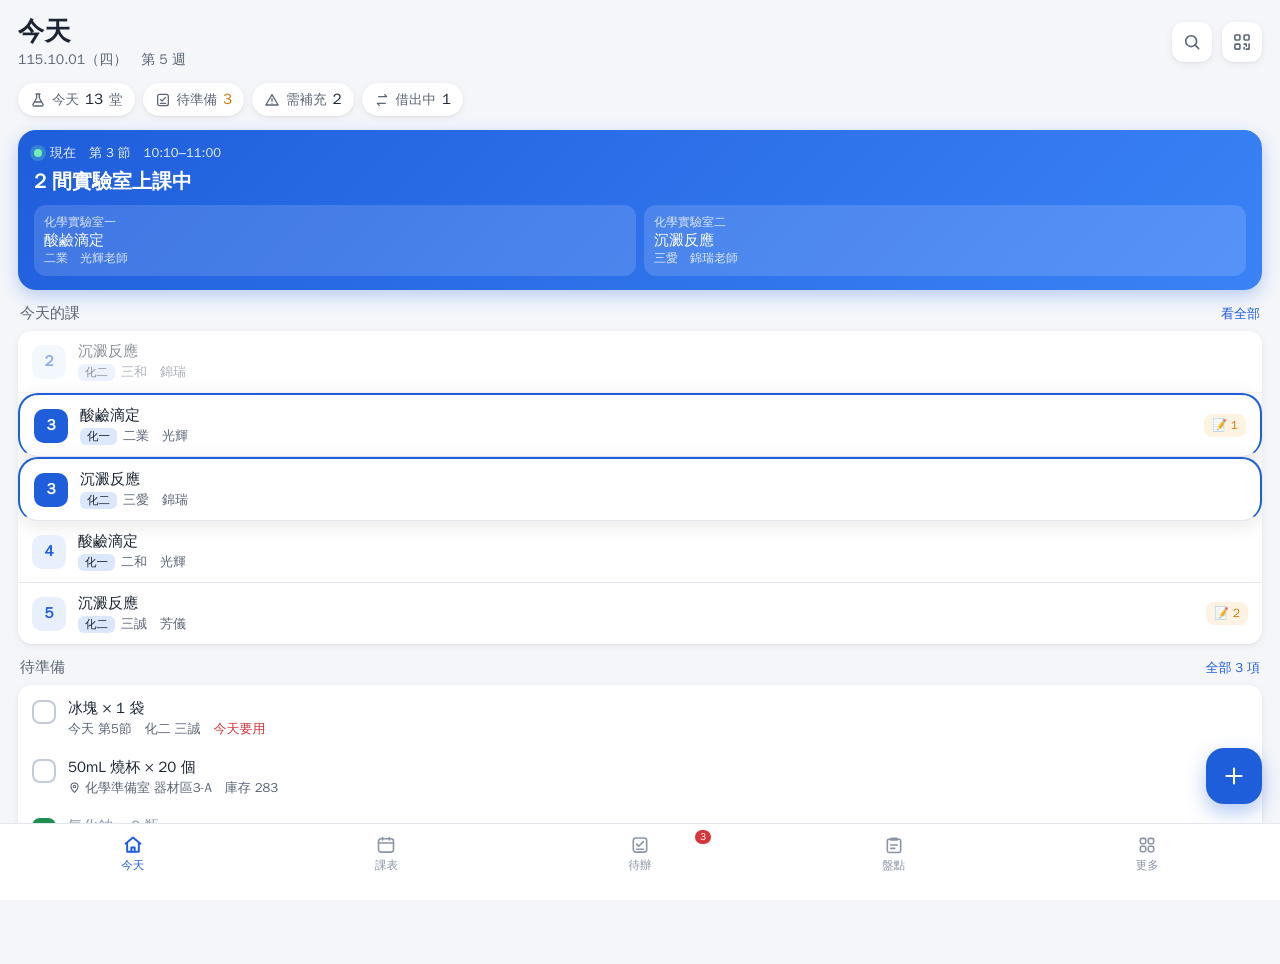
<file: lab-inventory/docs/design/設計稿.html>
<!DOCTYPE html>
<html lang="zh-Hant"><head><meta charset="utf-8"><meta name="viewport" content="width=device-width, initial-scale=1">
<style>
:root{
  --bg:#F4F6FA; --surface:#FFFFFF; --line:#E3E8EF; --text:#1B2433; --sub:#5B6576; --mute:#8A94A6;
  --pri:#1F5EDB; --pri-weak:#E8EFFD; --ok:#1E8E4E; --ok-weak:#E6F4EC; --warn:#D97706; --warn-weak:#FEF3E2; --bad:#D6363B; --bad-weak:#FDECEC;
  --t-lab:#DCE7FD; --t-club:#D9F2E3; --t-exam:#FFE7C7; --t-elect:#FBE1F1; --t-off:#E6E8EC; --t-proj:#FBDCD9;
  --r:14px; --shadow:0 1px 2px rgba(16,24,40,.06),0 2px 8px rgba(16,24,40,.06);
}
.dark{ --bg:#0F141C; --surface:#18202B; --line:#263142; --text:#E6EAF1; --sub:#A3AEC2; --mute:#7C879B; --pri:#6D9BFF; --pri-weak:#1D2B47;
  --ok-weak:#16301F; --warn-weak:#3A2A12; --bad-weak:#3A1A1C; --t-lab:#23355A; --t-club:#1E3A2A; --t-exam:#4A3718; --t-elect:#47253A; --t-off:#2A3240; --t-proj:#4A2826; }
*{box-sizing:border-box} html,body{margin:0}
body{font-family:"PingFang TC","Noto Sans TC","WenQuanYi Zen Hei",sans-serif;background:var(--bg);color:var(--text);font-size:15px;-webkit-font-smoothing:antialiased}
svg.i{width:20px;height:20px;stroke:currentColor;fill:none;stroke-width:1.9;stroke-linecap:round;stroke-linejoin:round;flex:none}
.screen{display:none}.screen.on{display:block}
/* ---------- phone ---------- */
.ph{min-height:100vh;padding-bottom:86px}
.top{position:sticky;top:0;z-index:5;background:color-mix(in srgb,var(--bg) 88%,transparent);backdrop-filter:blur(10px);padding:14px 18px 10px}
.top .row{display:flex;align-items:center;gap:10px}.top h1{font-size:26px;margin:0;font-weight:800;letter-spacing:.5px}
.top .date{color:var(--sub);font-size:14px;margin-top:2px}.icbtn{width:40px;height:40px;border-radius:12px;background:var(--surface);display:grid;place-items:center;box-shadow:var(--shadow);color:var(--sub)}
.sp{flex:1}
.chips{display:flex;gap:8px;padding:4px 18px 6px;overflow:auto}.chip{flex:none;display:flex;align-items:center;gap:6px;background:var(--surface);border-radius:999px;padding:7px 12px;font-size:13.5px;box-shadow:var(--shadow);color:var(--sub)}
.chip b{color:var(--text);font-size:15px}.chip.warn b{color:var(--warn)}
.sec{padding:8px 18px}.sec h2{font-size:15px;color:var(--sub);font-weight:700;margin:14px 2px 8px;display:flex;align-items:center;gap:8px}
.sec h2 .more{margin-left:auto;font-size:13px;color:var(--pri);font-weight:600}
.now{background:linear-gradient(135deg,#1F5EDB,#3B82F6);color:#fff;border-radius:18px;padding:14px 16px;box-shadow:0 6px 18px rgba(31,94,219,.28)}
.now .h{display:flex;align-items:center;gap:8px;font-size:13px;opacity:.9}.now .dot{width:8px;height:8px;border-radius:50%;background:#7CFFB2;box-shadow:0 0 0 4px rgba(124,255,178,.25)}
.now .big{font-size:20px;font-weight:800;margin:6px 0 10px}.now .labs{display:grid;grid-template-columns:1fr 1fr;gap:8px}
.now .lab{background:rgba(255,255,255,.14);border-radius:12px;padding:9px 10px}.now .lab small{opacity:.8;font-size:12px;display:block}.now .lab b{font-size:15px}
.tl{background:var(--surface);border-radius:var(--r);box-shadow:var(--shadow);overflow:hidden}
.tl .it{display:flex;gap:12px;padding:11px 14px;border-bottom:1px solid var(--line);align-items:center}.tl .it:last-child{border:none}
.tl .p{width:34px;height:34px;border-radius:10px;background:var(--pri-weak);color:var(--pri);display:grid;place-items:center;font-weight:800;font-size:15px;flex:none}
.tl .it.past{opacity:.5}.tl .it.cur .p{background:var(--pri);color:#fff}
.tl .t{font-weight:700}.tl .s{color:var(--sub);font-size:13px;margin-top:2px}.tag{display:inline-block;font-size:11.5px;padding:1px 7px;border-radius:6px;margin-right:6px;color:var(--text);font-weight:600}
.badge{margin-left:auto;font-size:12px;font-weight:700;color:var(--warn);background:var(--warn-weak);padding:3px 8px;border-radius:8px;white-space:nowrap}
.todo{background:var(--surface);border-radius:var(--r);box-shadow:var(--shadow);padding:4px 0}
.todo .it{display:flex;gap:12px;padding:10px 14px;align-items:flex-start}.ck{width:24px;height:24px;border-radius:8px;border:2px solid #C3CBD8;flex:none;margin-top:1px;display:grid;place-items:center}
.ck.on{background:var(--ok);border-color:var(--ok);color:#fff}.todo .t{font-weight:700}.todo .s{font-size:13px;color:var(--sub);margin-top:2px}.late{color:var(--bad);font-weight:700}
.todo .it.done .t{text-decoration:line-through;color:var(--mute)}
.nav{position:fixed;left:0;right:0;bottom:0;background:var(--surface);border-top:1px solid var(--line);display:grid;grid-template-columns:repeat(5,1fr);padding:6px 6px 22px;z-index:9}
.nav a{display:flex;flex-direction:column;align-items:center;gap:3px;font-size:11.5px;color:var(--mute);text-decoration:none;padding:5px 0;border-radius:12px;position:relative}
.nav a.on{color:var(--pri);font-weight:700}.nav a.on svg{stroke-width:2.3}.nav .n{position:absolute;top:0;right:22%;background:var(--bad);color:#fff;font-size:10px;border-radius:9px;padding:0 5px;font-weight:700}
.fab{position:fixed;right:18px;bottom:96px;width:56px;height:56px;border-radius:18px;background:var(--pri);color:#fff;display:grid;place-items:center;box-shadow:0 8px 20px rgba(31,94,219,.35);z-index:8}.fab svg{width:26px;height:26px}
/* count */
.prog{background:var(--surface);border-radius:var(--r);padding:12px 14px;box-shadow:var(--shadow)}.prog .l{display:flex;justify-content:space-between;font-size:13.5px;color:var(--sub)}
.bar{height:8px;background:var(--line);border-radius:6px;margin-top:8px;overflow:hidden}.bar i{display:block;height:100%;background:var(--ok);border-radius:6px}
.seg{display:flex;background:var(--surface);border-radius:12px;padding:3px;box-shadow:var(--shadow);margin-top:10px}.seg a{flex:1;text-align:center;padding:7px;border-radius:9px;font-size:13.5px;color:var(--sub)}.seg a.on{background:var(--pri-weak);color:var(--pri);font-weight:700}
.cur{background:var(--surface);border-radius:20px;box-shadow:0 4px 20px rgba(16,24,40,.10);padding:16px;border:2px solid var(--pri)}
.cur .loc{font-size:12.5px;color:var(--sub);display:flex;gap:6px;align-items:center}.cur .nm{font-size:22px;font-weight:800;margin:6px 0 2px}.cur .fx{color:var(--sub);font-size:14px}
.last{display:flex;gap:8px;margin:12px 0;font-size:13px}.last div{flex:1;background:var(--bg);border-radius:10px;padding:8px 10px;color:var(--sub)}.last b{display:block;color:var(--text);font-size:16px;margin-top:2px}
.stepper{display:grid;grid-template-columns:64px 1fr 64px;gap:10px;align-items:center}.stepper .b{height:60px;border-radius:16px;background:var(--pri-weak);color:var(--pri);display:grid;place-items:center;font-size:28px;font-weight:700}
.stepper .v{height:60px;border-radius:16px;border:2px solid var(--line);display:flex;align-items:center;justify-content:center;font-size:30px;font-weight:800;gap:6px}.stepper .v small{font-size:15px;color:var(--sub);font-weight:600}
.inp{margin-top:10px;border:1.5px solid var(--line);border-radius:12px;padding:11px 12px;color:var(--mute);font-size:14px}
.acts{display:grid;grid-template-columns:1fr 2fr;gap:10px;margin-top:12px}.btn{height:50px;border-radius:14px;display:flex;align-items:center;justify-content:center;gap:6px;font-weight:700;font-size:15.5px}
.btn.g{background:var(--bg);color:var(--sub)}.btn.p{background:var(--pri);color:#fff;box-shadow:0 4px 12px rgba(31,94,219,.3)}
.nx .it{display:flex;align-items:center;gap:10px;padding:10px 14px;border-bottom:1px solid var(--line);font-size:14px}.nx .it:last-child{border:none}.dt{width:10px;height:10px;border-radius:50%;flex:none}
.nx .q{margin-left:auto;color:var(--sub);font-size:13px}
.toast{position:fixed;left:50%;transform:translateX(-50%);bottom:96px;background:#1B2433;color:#fff;border-radius:12px;padding:10px 16px;font-size:14px;display:flex;gap:8px;align-items:center;box-shadow:0 8px 24px rgba(0,0,0,.25);z-index:20;white-space:nowrap}
/* sheet */
.scrim{position:fixed;inset:0;background:rgba(15,20,28,.45);z-index:15}.sheet{position:fixed;left:0;right:0;bottom:0;background:var(--surface);border-radius:22px 22px 0 0;padding:10px 18px 26px;z-index:16}
.sheet .grab{width:40px;height:5px;border-radius:3px;background:var(--line);margin:0 auto 12px}.sheet h3{margin:0 0 10px;font-size:18px}
.fld{margin-top:10px}.fld label{font-size:12.5px;color:var(--sub);font-weight:600;display:block;margin-bottom:4px}.fld .box{border:1.5px solid var(--line);border-radius:12px;padding:11px 12px;font-size:15px;display:flex;align-items:center;gap:8px}
.fld .box.act{border-color:var(--pri);box-shadow:0 0 0 3px var(--pri-weak)}.g2{display:grid;grid-template-columns:1fr 1fr;gap:10px}
.lesson{display:flex;gap:8px;overflow:auto;margin-top:4px}.lesson span{flex:none;border:1.5px solid var(--line);border-radius:10px;padding:7px 10px;font-size:13px}.lesson span.on{border-color:var(--pri);background:var(--pri-weak);color:var(--pri);font-weight:700}
.sug{border:1px solid var(--line);border-radius:12px;margin-top:6px;overflow:hidden}.sug div{padding:9px 12px;border-bottom:1px solid var(--line);font-size:14px}.sug div:last-child{border:none}.sug small{color:var(--sub)}
.row3{display:grid;grid-template-columns:1fr 70px 60px;gap:8px}
/* ---------- tablet / desktop ---------- */
.app{display:grid;grid-template-columns:232px 1fr;min-height:100vh}
.side{background:var(--surface);border-right:1px solid var(--line);padding:18px 14px;display:flex;flex-direction:column;gap:4px}
.brand{display:flex;gap:10px;align-items:center;padding:4px 8px 16px}.logo{width:38px;height:38px;border-radius:12px;background:linear-gradient(135deg,#1F5EDB,#22A3C4);display:grid;place-items:center;color:#fff}
.brand b{display:block;font-size:15px}.brand small{color:var(--sub);font-size:12px}
.side a{display:flex;align-items:center;gap:12px;padding:10px 12px;border-radius:12px;color:var(--sub);font-weight:600;font-size:14.5px;text-decoration:none}.side a.on{background:var(--pri-weak);color:var(--pri)}
.side a .n{margin-left:auto;background:var(--bad);color:#fff;border-radius:10px;font-size:11px;padding:1px 7px}.side .grp{font-size:11.5px;color:var(--mute);font-weight:700;margin:14px 12px 4px;letter-spacing:1px}
.main{padding:20px 24px;overflow:hidden}.mh{display:flex;align-items:center;gap:12px;margin-bottom:14px}.mh h1{margin:0;font-size:24px}.mh .sub{color:var(--sub)}
.search{display:flex;align-items:center;gap:8px;background:var(--surface);border:1px solid var(--line);border-radius:12px;padding:9px 12px;color:var(--mute);width:280px;font-size:14px}
.tbar{display:flex;gap:8px;align-items:center;margin-bottom:12px;flex-wrap:wrap}.pill{background:var(--surface);border:1px solid var(--line);border-radius:10px;padding:7px 12px;font-size:13.5px;color:var(--sub);display:flex;align-items:center;gap:6px}
.pill.on{background:var(--pri);color:#fff;border-color:var(--pri)}.segw{display:flex;background:var(--surface);border:1px solid var(--line);border-radius:10px;overflow:hidden}.segw span{padding:7px 14px;font-size:13.5px;color:var(--sub);border-right:1px solid var(--line)}.segw span:last-child{border:none}.segw span.on{background:var(--pri-weak);color:var(--pri);font-weight:700}
.card{background:var(--surface);border-radius:16px;box-shadow:var(--shadow);border:1px solid var(--line)}
.split{display:grid;grid-template-columns:1fr 330px;gap:16px}
table.wk{width:100%;border-collapse:separate;border-spacing:0;table-layout:fixed}table.wk th{font-size:12.5px;color:var(--sub);font-weight:700;padding:10px 6px;border-bottom:1px solid var(--line);background:var(--surface)}
table.wk th.today{color:var(--pri)}table.wk th.today div{background:var(--pri);color:#fff;border-radius:8px;padding:2px 0;margin-top:3px}
table.wk td{border-bottom:1px solid var(--line);border-right:1px solid var(--line);height:58px;padding:4px;vertical-align:top}table.wk td:last-child{border-right:none}
table.wk td.pr{font-size:12px;color:var(--sub);text-align:center;vertical-align:middle;background:var(--surface)}table.wk td.pr b{display:block;color:var(--text);font-size:14px}
.ev{border-radius:9px;padding:5px 7px;font-size:12px;line-height:1.3;height:100%;position:relative}.ev b{display:block;font-size:12.5px}.ev.sel{outline:2.5px solid var(--pri);outline-offset:1px}
.ev .td{position:absolute;right:5px;top:4px;font-size:10.5px;background:var(--surface);border-radius:6px;padding:0 4px;color:var(--warn);font-weight:700}
.det{padding:16px}.det h3{margin:4px 0 2px;font-size:20px}.det .m{color:var(--sub);font-size:13.5px;margin-top:4px;display:flex;gap:6px;align-items:center}
.det .blk{border-top:1px solid var(--line);margin-top:14px;padding-top:12px}.det .blk>b{font-size:13px;color:var(--sub);display:block;margin-bottom:8px}
.kit{display:flex;justify-content:space-between;font-size:13.5px;padding:6px 0;border-bottom:1px dashed var(--line)}.kit:last-child{border:none}.kit .okk{color:var(--ok);font-weight:700}.kit .ng{color:var(--bad);font-weight:700}
.mini{display:flex;gap:10px;align-items:center;padding:7px 0;font-size:14px}
.btns2{display:grid;grid-template-columns:1fr 1fr;gap:8px;margin-top:12px}.btn.s{height:42px;font-size:14px}
/* desktop dashboard */
.kpis{display:grid;grid-template-columns:repeat(5,1fr);gap:14px;margin-bottom:16px}.kpi{padding:14px 16px}.kpi small{color:var(--sub);font-size:13px;display:flex;align-items:center;gap:6px}
.kpi b{display:block;font-size:30px;margin:4px 0 0;letter-spacing:.5px}.kpi span{font-size:12.5px;color:var(--mute)}
.grid3{display:grid;grid-template-columns:1.35fr 1fr;gap:16px}.ch{display:flex;align-items:center;gap:8px;padding:14px 16px 6px}.ch h3{margin:0;font-size:16px}.ch .more{margin-left:auto;color:var(--pri);font-size:13px;font-weight:600}
.labs6{display:grid;grid-template-columns:repeat(3,1fr);gap:10px;padding:8px 16px 16px}.lt{border-radius:12px;padding:11px 12px;border:1px solid var(--line)}
.lt .n{font-size:12.5px;color:var(--sub);display:flex;justify-content:space-between}.lt b{display:block;font-size:15px;margin-top:5px}.lt span{font-size:12.5px;color:var(--sub)}
.lt.busy{background:var(--t-lab);border-color:transparent}.lt.free b{color:var(--mute);font-weight:600}.st{font-size:11px;border-radius:6px;padding:0 6px;font-weight:700}.st.b{background:var(--pri);color:#fff}.st.f{background:var(--ok-weak);color:var(--ok)}
.heat{padding:4px 16px 16px}.heat table{width:100%;border-collapse:separate;border-spacing:3px}.heat td{height:26px;border-radius:6px;font-size:11px;text-align:center;color:var(--sub)}.heat td.h{background:transparent;text-align:left;font-weight:700;width:62px}
.heat td.x{background:var(--t-lab);color:var(--text);font-weight:600}.heat td.e{background:var(--bg)}.heat td.o{background:var(--t-elect);color:var(--text)}.heat td.nw{outline:2px solid var(--pri)}
.lst .it{display:flex;gap:10px;align-items:center;padding:9px 16px;border-top:1px solid var(--line);font-size:14px}.lst .it .r{margin-left:auto;color:var(--sub);font-size:13px}
</style></head><body>

<!-- 共用圖示 -->
<svg width="0" height="0" style="position:absolute">
  <symbol id="home" viewBox="0 0 24 24"><path d="M3 10.5 12 3l9 7.5"/><path d="M5 9.5V20h14V9.5"/><path d="M10 20v-5h4v5"/></symbol>
  <symbol id="cal" viewBox="0 0 24 24"><rect x="3" y="4.5" width="18" height="16" rx="3"/><path d="M3 9.5h18M8 3v3M16 3v3"/></symbol>
  <symbol id="todo" viewBox="0 0 24 24"><rect x="4" y="3.5" width="16" height="17" rx="3"/><path d="m8 11 2.5 2.5L16 8M8 17h8"/></symbol>
  <symbol id="count" viewBox="0 0 24 24"><path d="M9 4h6a1 1 0 0 1 1 1v1H8V5a1 1 0 0 1 1-1Z"/><path d="M8 5H6a2 2 0 0 0-2 2v12a2 2 0 0 0 2 2h12a2 2 0 0 0 2-2V7a2 2 0 0 0-2-2h-2"/><path d="M8 12h8M8 16h5"/></symbol>
  <symbol id="grid" viewBox="0 0 24 24"><rect x="4" y="4" width="6.5" height="6.5" rx="2"/><rect x="13.5" y="4" width="6.5" height="6.5" rx="2"/><rect x="4" y="13.5" width="6.5" height="6.5" rx="2"/><rect x="13.5" y="13.5" width="6.5" height="6.5" rx="2"/></symbol>
  <symbol id="search" viewBox="0 0 24 24"><circle cx="11" cy="11" r="6.5"/><path d="m20 20-4.2-4.2"/></symbol>
  <symbol id="plus" viewBox="0 0 24 24"><path d="M12 5v14M5 12h14"/></symbol>
  <symbol id="flask" viewBox="0 0 24 24"><path d="M9 3h6M10 3v6L4.5 18.5A1.8 1.8 0 0 0 6 21h12a1.8 1.8 0 0 0 1.5-2.5L14 9V3"/><path d="M7.5 15h9"/></symbol>
  <symbol id="box" viewBox="0 0 24 24"><path d="m12 3 8 4.5v9L12 21l-8-4.5v-9Z"/><path d="m4 7.5 8 4.5 8-4.5M12 12v9"/></symbol>
  <symbol id="cart" viewBox="0 0 24 24"><path d="M3 4h2.5l2.2 10.5h10.6L20.5 7H7"/><circle cx="9.5" cy="19" r="1.5"/><circle cx="17" cy="19" r="1.5"/></symbol>
  <symbol id="swap" viewBox="0 0 24 24"><path d="M7 7h12l-3-3M17 17H5l3 3"/></symbol>
  <symbol id="alert" viewBox="0 0 24 24"><path d="M12 4 2.8 19.5h18.4Z"/><path d="M12 10v4M12 17h.01"/></symbol>
  <symbol id="pin" viewBox="0 0 24 24"><path d="M12 21s-6.5-6-6.5-11a6.5 6.5 0 0 1 13 0c0 5-6.5 11-6.5 11Z"/><circle cx="12" cy="10" r="2.3"/></symbol>
  <symbol id="check" viewBox="0 0 24 24"><path d="m5 12.5 4.5 4.5L19 7"/></symbol>
  <symbol id="print" viewBox="0 0 24 24"><path d="M7 9V3.5h10V9"/><rect x="3.5" y="9" width="17" height="8" rx="2"/><path d="M7 14h10v6.5H7z"/></symbol>
  <symbol id="left" viewBox="0 0 24 24"><path d="m15 5-7 7 7 7"/></symbol>
  <symbol id="right" viewBox="0 0 24 24"><path d="m9 5 7 7-7 7"/></symbol>
  <symbol id="qr" viewBox="0 0 24 24"><rect x="3.5" y="3.5" width="6" height="6" rx="1"/><rect x="14.5" y="3.5" width="6" height="6" rx="1"/><rect x="3.5" y="14.5" width="6" height="6" rx="1"/><path d="M14.5 14.5h2.5v2.5M20.5 14.5v6h-3.5M14.5 18.5v2"/></symbol>
  <symbol id="moon" viewBox="0 0 24 24"><path d="M20 14.5A8 8 0 1 1 9.5 4a6.5 6.5 0 0 0 10.5 10.5Z"/></symbol>
  <symbol id="clock" viewBox="0 0 24 24"><circle cx="12" cy="12" r="8.5"/><path d="M12 7.5V12l3 2"/></symbol>
</svg>

<!-- ===================== 手機：今天 ===================== -->
<div class="screen" id="p-today"><div class="ph">
  <div class="top"><div class="row"><div><h1>今天</h1><div class="date">115.10.01（四）　第 5 週</div></div><div class="sp"></div>
    <div class="icbtn"><svg class="i"><use href="#search"/></svg></div><div class="icbtn"><svg class="i"><use href="#qr"/></svg></div></div></div>
  <div class="chips"><div class="chip"><svg class="i" style="width:16px;height:16px"><use href="#flask"/></svg>今天 <b>13</b> 堂</div>
    <div class="chip warn"><svg class="i" style="width:16px;height:16px"><use href="#todo"/></svg>待準備 <b>3</b></div>
    <div class="chip"><svg class="i" style="width:16px;height:16px"><use href="#alert"/></svg>需補充 <b>2</b></div>
    <div class="chip"><svg class="i" style="width:16px;height:16px"><use href="#swap"/></svg>借出中 <b>1</b></div></div>
  <div class="sec">
    <div class="now"><div class="h"><span class="dot"></span>現在　第 3 節　10:10–11:00</div><div class="big">2 間實驗室上課中</div>
      <div class="labs"><div class="lab"><small>化學實驗室一</small><b>酸鹼滴定</b><small>二業　光輝老師</small></div>
        <div class="lab"><small>化學實驗室二</small><b>沉澱反應</b><small>三愛　錦瑞老師</small></div></div></div>
    <h2>今天的課<span class="more">看全部</span></h2>
    <div class="tl">
      <div class="it past"><div class="p">2</div><div><div class="t">沉澱反應</div><div class="s"><span class="tag" style="background:var(--t-lab)">化二</span>三和　錦瑞</div></div></div>
      <div class="it cur"><div class="p">3</div><div><div class="t">酸鹼滴定</div><div class="s"><span class="tag" style="background:var(--t-lab)">化一</span>二業　光輝</div></div><span class="badge">📝 1</span></div>
      <div class="it cur"><div class="p">3</div><div><div class="t">沉澱反應</div><div class="s"><span class="tag" style="background:var(--t-lab)">化二</span>三愛　錦瑞</div></div></div>
      <div class="it"><div class="p">4</div><div><div class="t">酸鹼滴定</div><div class="s"><span class="tag" style="background:var(--t-lab)">化一</span>二和　光輝</div></div></div>
      <div class="it"><div class="p">5</div><div><div class="t">沉澱反應</div><div class="s"><span class="tag" style="background:var(--t-lab)">化二</span>三誠　芳儀</div></div><span class="badge">📝 2</span></div>
    </div>
    <h2>待準備<span class="more">全部 3 項</span></h2>
    <div class="todo">
      <div class="it"><div class="ck"></div><div><div class="t">冰塊 × 1 袋</div><div class="s">今天 第5節　化二 三誠　<span class="late">今天要用</span></div></div></div>
      <div class="it"><div class="ck"></div><div><div class="t">50mL 燒杯 × 20 個</div><div class="s"><svg class="i" style="width:13px;height:13px;vertical-align:-2px"><use href="#pin"/></svg> 化學準備室 器材區3-A　庫存 283</div></div></div>
      <div class="it done"><div class="ck on"><svg class="i" style="width:16px;height:16px"><use href="#check"/></svg></div><div><div class="t">氯化鈉 × 2 瓶</div><div class="s">已準備 09:40</div></div></div>
    </div>
  </div>
  <div class="fab"><svg class="i"><use href="#plus"/></svg></div>
  <nav class="nav"><a class="on"><svg class="i"><use href="#home"/></svg>今天</a><a><svg class="i"><use href="#cal"/></svg>課表</a>
    <a><svg class="i"><use href="#todo"/></svg>待辦<span class="n">3</span></a><a><svg class="i"><use href="#count"/></svg>盤點</a><a><svg class="i"><use href="#grid"/></svg>更多</a></nav>
</div></div>

<!-- ===================== 手機：盤點 ===================== -->
<div class="screen" id="p-count"><div class="ph">
  <div class="top"><div class="row"><div class="icbtn"><svg class="i"><use href="#left"/></svg></div><div><h1 style="font-size:21px">化學準備室 A 櫃</h1><div class="date">115-1 期末盤點</div></div><div class="sp"></div>
    <div class="icbtn"><svg class="i"><use href="#search"/></svg></div></div></div>
  <div class="sec" style="padding-top:0">
    <div class="prog"><div class="l"><span>這櫃進度</span><span><b style="color:var(--text)">12</b> / 30　全部 342 / 723</span></div><div class="bar"><i style="width:40%"></i></div>
      <div class="seg"><a>全部 30</a><a class="on">還沒盤 18</a><a>有差異 2</a></div></div>
    <div style="height:12px"></div>
    <div class="cur"><div class="loc"><svg class="i" style="width:15px;height:15px"><use href="#pin"/></svg>A 櫃　第 1 層　第 4 格</div>
      <div class="nm">氯化鈉</div><div class="fx">NaCl　500g／瓶</div>
      <div class="last"><div>上次 115.08.26<b>4 瓶</b></div><div>安全存量<b>3 瓶</b></div></div>
      <div class="stepper"><div class="b">−</div><div class="v">4<small>瓶</small></div><div class="b">＋</div></div>
      <div class="inp">說明（可空白，例：1 瓶剩半）</div>
      <div class="acts"><div class="btn g"><svg class="i"><use href="#left"/></svg>上一項</div><div class="btn p">存好，下一項<svg class="i"><use href="#right"/></svg></div></div></div>
    <h2>接下來</h2>
    <div class="tl nx"><div class="it"><span class="dt" style="background:#C3CBD8"></span>氯化鉀 KCl<span class="q">上次 2 瓶</span></div>
      <div class="it"><span class="dt" style="background:#C3CBD8"></span>碘化鉀 KI<span class="q">上次 1 瓶</span></div>
      <div class="it"><span class="dt" style="background:var(--ok)"></span>硝酸鉀 KNO₃<span class="q" style="color:var(--ok)">✔ 3 瓶</span></div>
      <div class="it"><span class="dt" style="background:var(--warn)"></span>硫酸銅 CuSO₄<span class="q" style="color:var(--warn)">5 → 2（差 3）</span></div></div>
  </div>
  <div class="toast"><svg class="i" style="width:18px;height:18px;color:#7CFFB2"><use href="#check"/></svg>已存：硝酸鉀 3 瓶</div>
  <nav class="nav"><a><svg class="i"><use href="#home"/></svg>今天</a><a><svg class="i"><use href="#cal"/></svg>課表</a>
    <a><svg class="i"><use href="#todo"/></svg>待辦<span class="n">3</span></a><a class="on"><svg class="i"><use href="#count"/></svg>盤點</a><a><svg class="i"><use href="#grid"/></svg>更多</a></nav>
</div></div>

<!-- ===================== 手機：新增準備事項（底部抽屜） ===================== -->
<div class="screen" id="p-add"><div class="ph">
  <div class="top"><div class="row"><h1>待辦</h1><div class="sp"></div><div class="icbtn"><svg class="i"><use href="#search"/></svg></div></div></div>
  <div class="sec"><div class="todo"><div class="it"><div class="ck"></div><div><div class="t">冰塊 × 1 袋</div><div class="s">今天 第5節　化二 三誠</div></div></div>
    <div class="it"><div class="ck"></div><div><div class="t">50mL 燒杯 × 20 個</div><div class="s">明天 第3節　化一 二群</div></div></div></div></div>
  <div class="scrim"></div>
  <div class="sheet"><div class="grab"></div><h3>新增準備事項</h3>
    <div class="fld"><label>哪一堂課（10/02 五）</label><div class="lesson"><span class="on">第1節 化二 三博</span><span>第2節 化二 三慧</span><span>第5節 化一 二樂</span><span>不對應</span></div></div>
    <div class="fld"><label>要準備的東西</label><div class="row3"><div class="box act">燒杯|</div><div class="box">20</div><div class="box">個</div></div>
      <div class="sug"><div>50mL 燒杯　<small>器材區3-A・庫存 283 個</small></div><div>100mL 燒杯　<small>器材區3-A・庫存 123 個</small></div><div>250mL 燒杯　<small>器材區3-B・庫存 96 個</small></div></div></div>
    <div class="fld"><div class="box" style="color:var(--pri);font-weight:700;justify-content:center"><svg class="i"><use href="#plus"/></svg>再加一樣</div></div>
    <div class="fld"><label>備註</label><div class="box" style="color:var(--mute)">例：便條內容、老師自己來拿</div></div>
    <div class="btn p" style="margin-top:14px">儲存</div></div>
</div></div>

<!-- ===================== 手機：深色模式 今天 ===================== -->

<!-- ===================== 平板：課表＋詳細 ===================== -->
<div class="screen" id="t-week"><div class="app">
  <aside class="side"><div class="brand"><div class="logo"><svg class="i"><use href="#flask"/></svg></div><div><b>實驗室管理</b><small>中山女高 設備組</small></div></div>
    <a><svg class="i"><use href="#home"/></svg>今天</a><a class="on"><svg class="i"><use href="#cal"/></svg>實驗室課表</a><a><svg class="i"><use href="#todo"/></svg>準備事項<span class="n">3</span></a>
    <a><svg class="i"><use href="#count"/></svg>盤點</a><div class="grp">庫存</div><a><svg class="i"><use href="#box"/></svg>品項查詢</a><a><svg class="i"><use href="#alert"/></svg>需補充<span class="n">2</span></a>
    <a><svg class="i"><use href="#cart"/></svg>請購</a><a><svg class="i"><use href="#swap"/></svg>借用</a></aside>
  <main class="main">
    <div class="mh"><div><h1>實驗室課表</h1><div class="sub">115.09.28（一）～10.02（五）　第 5 週</div></div><div class="sp"></div><div class="search"><svg class="i"><use href="#search"/></svg>找班級、老師、實驗…</div></div>
    <div class="tbar"><div class="pill"><svg class="i" style="width:16px;height:16px"><use href="#left"/></svg></div><div class="pill">本週</div><div class="pill"><svg class="i" style="width:16px;height:16px"><use href="#right"/></svg></div>
      <div class="segw"><span>單日</span><span class="on">整週</span><span>月曆</span><span>清單</span></div><div class="sp"></div>
      <div class="pill on">化學實驗室一</div><div class="pill">化學實驗室二</div><div class="pill">生物…</div></div>
    <div class="split">
      <div class="card" style="overflow:hidden"><table class="wk"><tr><th style="width:62px"></th><th>一 9/28</th><th>二 9/29</th><th>三 9/30</th><th class="today">四<div>10/1</div></th><th>五 10/2</th></tr>
        <tr><td class="pr"><b>1</b>08:10</td><td rowspan="1"><div class="ev" style="background:var(--t-off)"><b>教師節</b>放假</div></td><td></td><td><div class="ev" style="background:var(--t-lab)"><b>酸鹼滴定</b>二捷 仲文</div></td><td></td><td></td></tr>
        <tr><td class="pr"><b>2</b>09:10</td><td><div class="ev" style="background:var(--t-off)"><b>教師節</b>放假</div></td><td></td><td><div class="ev" style="background:var(--t-lab)"><b>酸鹼滴定</b>二信 仲文</div></td><td></td><td></td></tr>
        <tr><td class="pr"><b>3</b>10:10</td><td><div class="ev" style="background:var(--t-off)"><b>教師節</b>放假</div></td><td></td><td><div class="ev" style="background:var(--t-lab)"><b>酸鹼滴定</b>二群 建華</div></td><td><div class="ev sel" style="background:var(--t-lab)"><b>酸鹼滴定</b>二業 光輝<span class="td">📝1</span></div></td><td></td></tr>
        <tr><td class="pr"><b>4</b>11:10</td><td><div class="ev" style="background:var(--t-off)"><b>教師節</b>放假</div></td><td><div class="ev" style="background:var(--t-lab)"><b>酸鹼滴定</b>二廉 仲文</div></td><td><div class="ev" style="background:var(--t-lab)"><b>酸鹼滴定</b>二平 建華</div></td><td><div class="ev" style="background:var(--t-lab)"><b>酸鹼滴定</b>二和 光輝</div></td><td></td></tr>
        <tr><td class="pr"><b>午</b>12:00</td><td></td><td></td><td></td><td></td><td></td></tr>
        <tr><td class="pr"><b>5</b>13:10</td><td><div class="ev" style="background:var(--t-off)"><b>教師節</b>放假</div></td><td></td><td><div class="ev" style="background:var(--t-lab)"><b>酸鹼滴定</b>二慧 琪玟</div></td><td><div class="ev" style="background:var(--t-lab)"><b>酸鹼滴定</b>二博 琪玟</div></td><td><div class="ev" style="background:var(--t-lab)"><b>酸鹼滴定</b>二樂 光輝</div></td></tr>
        <tr><td class="pr"><b>6</b>14:10</td><td><div class="ev" style="background:var(--t-off)"><b>教師節</b>放假</div></td><td></td><td></td><td><div class="ev" style="background:var(--t-lab)"><b>酸鹼滴定</b>二愛 琪玟</div></td><td></td></tr>
        <tr><td class="pr"><b>7</b>15:20</td><td><div class="ev" style="background:var(--t-off)"><b>教師節</b>放假</div></td><td></td><td></td><td></td><td></td></tr>
      </table></div>
      <div class="card det"><span class="tag" style="background:var(--t-lab)">實驗課</span><h3>酸鹼滴定</h3>
        <div class="m"><svg class="i" style="width:15px;height:15px"><use href="#clock"/></svg>10/01（四）第 3 節　10:10–11:00</div>
        <div class="m"><svg class="i" style="width:15px;height:15px"><use href="#pin"/></svg>化學實驗室一　｜　二業　光輝老師　｜　12 組</div>
        <div class="blk"><b>器材（12 組）</b><div class="kit"><span>滴定管 50mL × 12</span><span class="okk">有 20 ✔</span></div><div class="kit"><span>錐形瓶 250mL × 24</span><span class="okk">有 60 ✔</span></div>
          <div class="kit"><span>酚酞指示劑 × 12 滴瓶</span><span class="ng">有 8 ✘</span></div><div class="kit"><span>0.1M NaOH × 1.2 L</span><span class="okk">有 3 L ✔</span></div></div>
        <div class="blk"><b>準備事項</b><div class="mini"><div class="ck"></div>冰塊 × 1 袋</div><div class="mini"><div class="ck on"><svg class="i" style="width:16px;height:16px"><use href="#check"/></svg></div><span style="color:var(--mute);text-decoration:line-through">洗瓶 × 12</span></div></div>
        <div class="btns2"><div class="btn s g"><svg class="i"><use href="#plus"/></svg>加準備事項</div><div class="btn s p"><svg class="i"><use href="#print"/></svg>準備單</div></div></div>
    </div>
  </main></div></div>

<!-- ===================== 電腦：首頁儀表板 ===================== -->
<div class="screen" id="d-home"><div class="app">
  <aside class="side"><div class="brand"><div class="logo"><svg class="i"><use href="#flask"/></svg></div><div><b>實驗室管理</b><small>中山女高 設備組</small></div></div>
    <a class="on"><svg class="i"><use href="#home"/></svg>今天</a><a><svg class="i"><use href="#cal"/></svg>實驗室課表</a><a><svg class="i"><use href="#todo"/></svg>準備事項<span class="n">3</span></a>
    <a><svg class="i"><use href="#count"/></svg>盤點</a><div class="grp">庫存</div><a><svg class="i"><use href="#box"/></svg>品項查詢</a><a><svg class="i"><use href="#alert"/></svg>需補充<span class="n">2</span></a>
    <a><svg class="i"><use href="#cart"/></svg>請購</a><a><svg class="i"><use href="#swap"/></svg>借用</a><div class="grp">其他</div><a><svg class="i"><use href="#moon"/></svg>深色模式</a></aside>
  <main class="main">
    <div class="mh"><div><h1>早安！今天是 10/01（四）</h1><div class="sub">第 5 週　｜　現在第 3 節（10:10–11:00）</div></div><div class="sp"></div><div class="search"><svg class="i"><use href="#search"/></svg>找品項、班級、老師…</div></div>
    <div class="kpis">
      <div class="card kpi"><small><svg class="i" style="width:16px;height:16px"><use href="#flask"/></svg>今天的課</small><b>13</b><span>化一 7・化二 6</span></div>
      <div class="card kpi"><small><svg class="i" style="width:16px;height:16px"><use href="#todo"/></svg>待準備</small><b style="color:var(--warn)">3</b><span>1 項今天要用</span></div>
      <div class="card kpi"><small><svg class="i" style="width:16px;height:16px"><use href="#alert"/></svg>需補充</small><b style="color:var(--bad)">2</b><span>低於安全存量</span></div>
      <div class="card kpi"><small><svg class="i" style="width:16px;height:16px"><use href="#cart"/></svg>請購中</small><b>3</b><span>1 項已到貨待入庫</span></div>
      <div class="card kpi"><small><svg class="i" style="width:16px;height:16px"><use href="#swap"/></svg>借出中</small><b>1</b><span>沒有逾期</span></div></div>
    <div class="grid3">
      <div class="card"><div class="ch"><h3>六間實驗室・現在</h3><span class="st b">第 3 節</span><span class="more">看課表 ›</span></div>
        <div class="labs6"><div class="lt busy"><div class="n">化學實驗室一<span class="st b">上課中</span></div><b>酸鹼滴定</b><span>二業　光輝老師</span></div>
          <div class="lt busy"><div class="n">化學實驗室二<span class="st b">上課中</span></div><b>沉澱反應</b><span>三愛　錦瑞老師</span></div>
          <div class="lt free"><div class="n">化學實驗室三<span class="st f">空堂</span></div><b>—</b><span>下一堂：第 6 節</span></div>
          <div class="lt free"><div class="n">生物實驗室一<span class="st f">空堂</span></div><b>—</b><span>今天沒有課</span></div>
          <div class="lt free"><div class="n">生物實驗室二<span class="st f">空堂</span></div><b>—</b><span>下一堂：第 5 節</span></div>
          <div class="lt free"><div class="n">生物實驗室三<span class="st f">空堂</span></div><b>—</b><span>今天沒有課</span></div></div>
        <div class="ch" style="padding-top:0"><h3 style="font-size:14px;color:var(--sub)">今天各節使用</h3></div>
        <div class="heat"><table><tr><td class="h"></td><td>1</td><td>2</td><td>3</td><td>4</td><td>午</td><td>5</td><td>6</td><td>7</td></tr>
          <tr><td class="h">化一</td><td class="e"></td><td class="e"></td><td class="x nw">二業</td><td class="x">二和</td><td class="e"></td><td class="x">二博</td><td class="x">二愛</td><td class="e"></td></tr>
          <tr><td class="h">化二</td><td class="e"></td><td class="x">三和</td><td class="x nw">三愛</td><td class="e"></td><td class="e"></td><td class="x">三誠</td><td class="x">三平</td><td class="e"></td></tr>
          <tr><td class="h">化三</td><td class="e"></td><td class="e"></td><td class="e nw"></td><td class="e"></td><td class="o">社團</td><td class="e"></td><td class="x">二仁</td><td class="e"></td></tr>
          <tr><td class="h">生一</td><td class="e"></td><td class="e"></td><td class="e nw"></td><td class="e"></td><td class="e"></td><td class="e"></td><td class="e"></td><td class="e"></td></tr>
          <tr><td class="h">生二</td><td class="e"></td><td class="e"></td><td class="e nw"></td><td class="e"></td><td class="e"></td><td class="x">一仁</td><td class="e"></td><td class="e"></td></tr>
          <tr><td class="h">生三</td><td class="e"></td><td class="e"></td><td class="e nw"></td><td class="e"></td><td class="e"></td><td class="e"></td><td class="e"></td><td class="e"></td></tr></table></div></div>
      <div style="display:flex;flex-direction:column;gap:16px">
        <div class="card"><div class="ch"><h3>待準備</h3><span class="more">全部 ›</span></div>
          <div class="lst"><div class="it"><div class="ck"></div>冰塊 × 1 袋<span class="r"><span class="late">今天</span> 第5節 化二</span></div>
            <div class="it"><div class="ck"></div>50mL 燒杯 × 20<span class="r">明天 第3節 化一</span></div>
            <div class="it"><div class="ck"></div>剪刀 × 10 把<span class="r">10/05（一）</span></div></div></div>
        <div class="card"><div class="ch"><h3>需補充</h3><span class="more">加入請購 ›</span></div>
          <div class="lst"><div class="it"><span class="dt" style="background:var(--bad)"></span>酚酞指示劑<span class="r">剩 8，安全 12</span></div>
            <div class="it"><span class="dt" style="background:var(--bad)"></span>秤量紙<span class="r">剩 1 包，安全 3</span></div></div></div>
      </div>
    </div>
  </main></div></div>

<script>
const s = (location.hash || '#p-today').slice(1).split(',');
document.getElementById(s[0]).classList.add('on');
if (s[1] === 'dark') document.documentElement.classList.add('dark');
</script>
</body></html>
</file>
